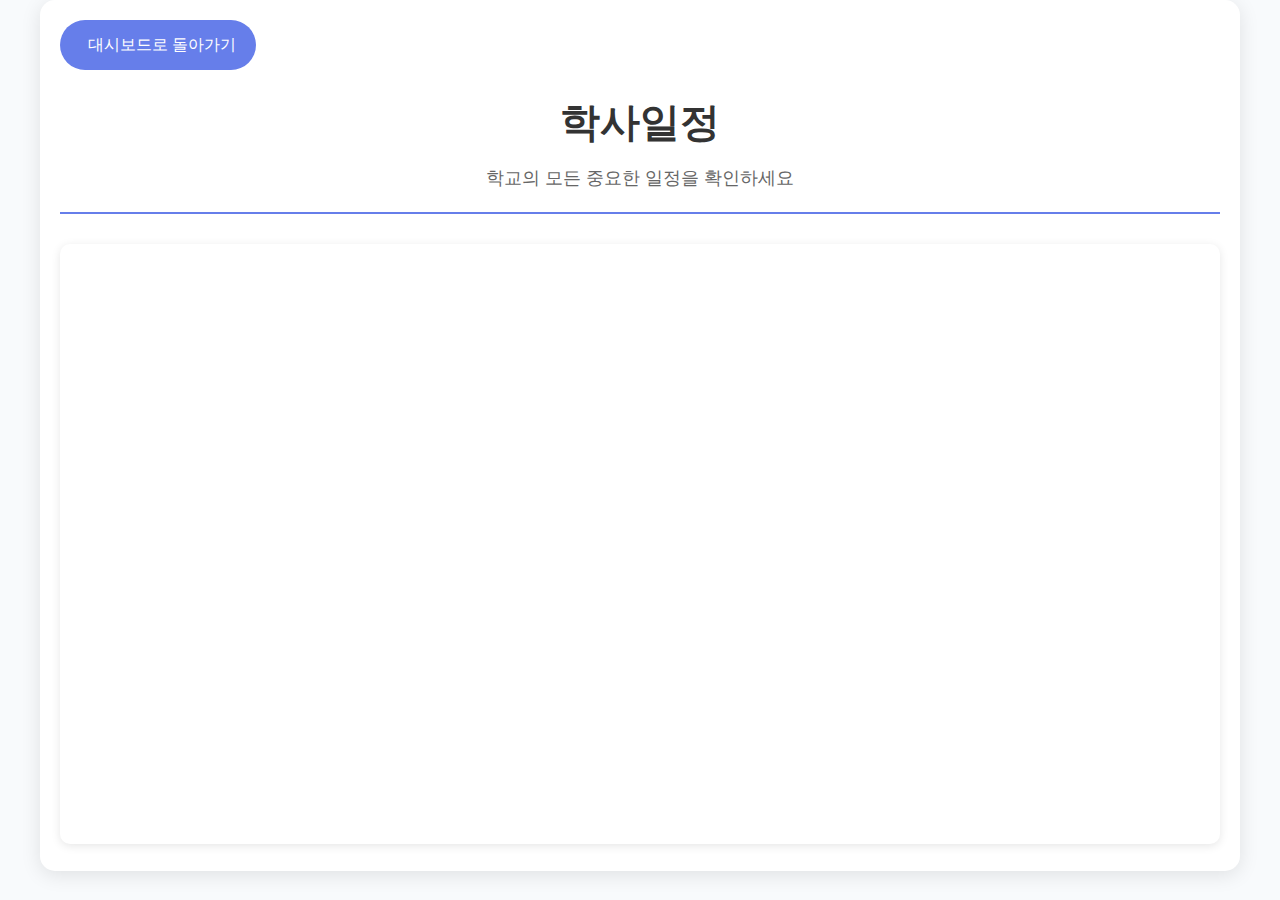
<file: calendar.html>
<!DOCTYPE html>
<html lang="ko">
<head>
    <meta charset="UTF-8">
    <meta name="viewport" content="width=device-width, initial-scale=1.0">
    <title>학사일정 - 학교 대시보드</title>
    <link rel="stylesheet" href="css/style.css">
    <link rel="preconnect" href="https://fonts.googleapis.com">
    <link rel="preconnect" href="https://fonts.gstatic.com" crossorigin>
    <link rel="preload" href="https://fonts.gstatic.com/s/notosanskr/v38/PbykFmXiEBPT4ITbgNA5CgmG0X7t.woff2" as="font" type="font/woff2" crossorigin>
    <link href="https://fonts.googleapis.com/css2?family=Noto+Sans+KR:wght@300;400;500;700&display=swap" rel="stylesheet">
    <link rel="stylesheet" href="https://cdnjs.cloudflare.com/ajax/libs/font-awesome/6.0.0/css/all.min.css">
    <style>
        .calendar-container {
            max-width: 1200px;
            margin: 0 auto;
            padding: 20px;
            background: white;
            border-radius: 15px;
            box-shadow: 0 4px 20px rgba(0,0,0,0.1);
        }
        
        .calendar-header {
            text-align: center;
            margin-bottom: 30px;
            padding-bottom: 20px;
            border-bottom: 2px solid #667eea;
        }
        
        .calendar-header h1 {
            color: #333;
            margin: 0;
            font-size: 2.5rem;
            font-weight: 700;
        }
        
        .calendar-header p {
            color: #666;
            margin: 10px 0 0 0;
            font-size: 1.1rem;
        }
        
        .calendar-embed {
            width: 100%;
            height: 600px;
            border: none;
            border-radius: 10px;
            box-shadow: 0 2px 10px rgba(0,0,0,0.1);
        }
        
        .back-button {
            display: inline-flex;
            align-items: center;
            gap: 8px;
            background: #667eea;
            color: white;
            text-decoration: none;
            padding: 12px 20px;
            border-radius: 25px;
            font-weight: 500;
            transition: all 0.3s ease;
            margin-bottom: 20px;
        }
        
        .back-button:hover {
            background: #5a6fd8;
            transform: translateY(-2px);
            box-shadow: 0 4px 15px rgba(102, 126, 234, 0.3);
        }
        
        @media (max-width: 768px) {
            .calendar-container {
                margin: 10px;
                padding: 15px;
            }
            
            .calendar-header h1 {
                font-size: 2rem;
            }
            
            .calendar-embed {
                height: 500px;
            }
        }
    </style>
</head>
<body>
    <div class="container">
        <div class="calendar-container">
            <a href="index.html" class="back-button">
                <i class="fas fa-arrow-left"></i>
                대시보드로 돌아가기
            </a>
            
            <div class="calendar-header">
                <h1><i class="fas fa-calendar-alt"></i> 학사일정</h1>
                <p>학교의 모든 중요한 일정을 확인하세요</p>
            </div>
            
            <iframe 
                class="calendar-embed"
                src="https://calendar.google.com/calendar/embed?src=36ba3c711fc38c700924941125d4c03392c69e553db7e596977f241d65465dc6%40group.calendar.google.com&ctz=Asia%2FSeoul&showTitle=0&showPrint=0&showTabs=0&showCalendars=0&mode=MONTH&height=600&wkst=1&bgcolor=%23ffffff"
                frameborder="0"
                scrolling="no">
            </iframe>
        </div>
    </div>
</body>
</html>
</file>
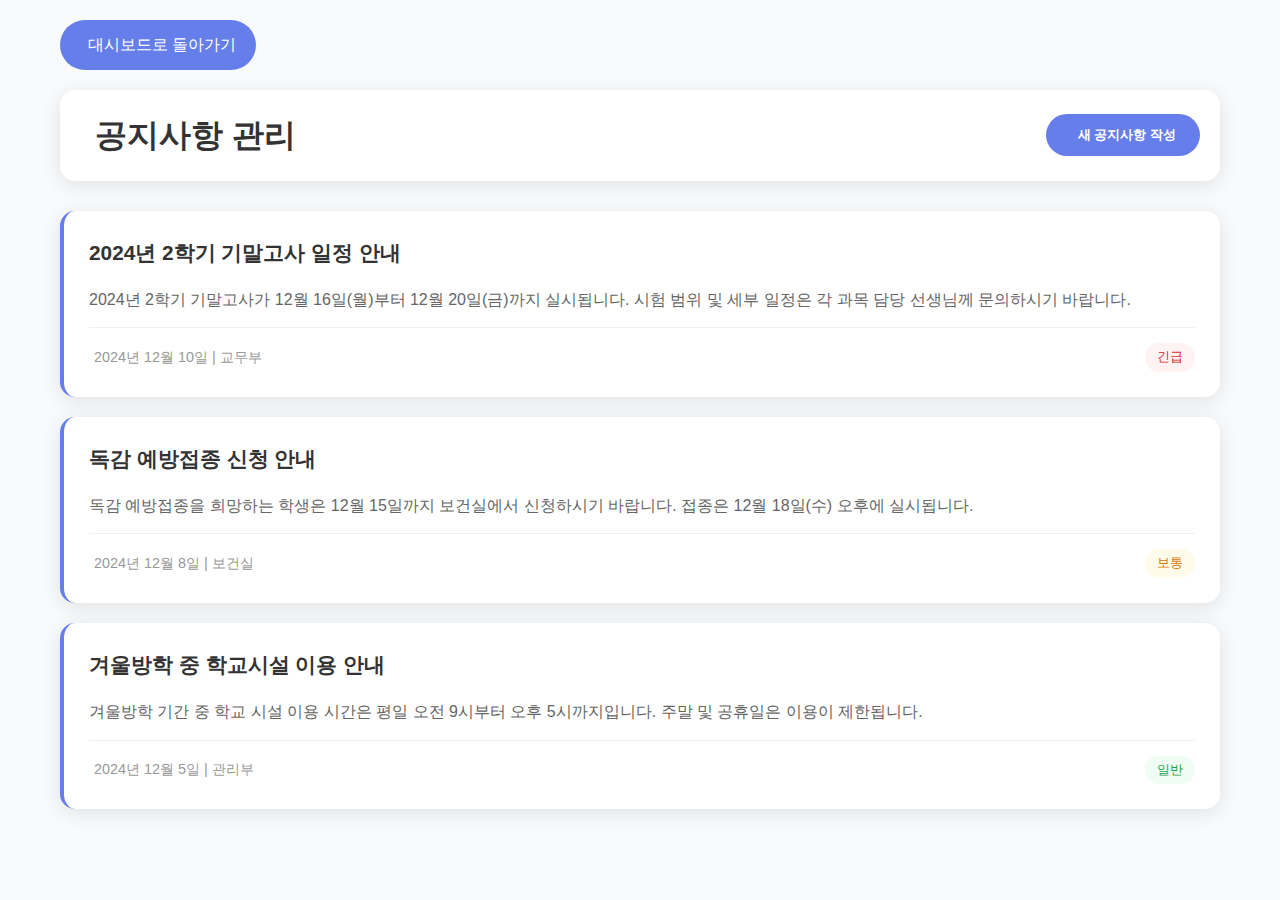
<file: notices.html>
<!DOCTYPE html>
<html lang="ko">
<head>
    <meta charset="UTF-8">
    <meta name="viewport" content="width=device-width, initial-scale=1.0">
    <title>공지사항 관리 - 충주고등학교</title>
    <link rel="stylesheet" href="css/style.css">
    <link rel="stylesheet" href="https://cdnjs.cloudflare.com/ajax/libs/font-awesome/6.0.0/css/all.min.css">
    <style>
        .notices-container {
            max-width: 1200px;
            margin: 0 auto;
            padding: 20px;
        }
        
        .notices-header {
            display: flex;
            justify-content: space-between;
            align-items: center;
            margin-bottom: 30px;
            padding: 20px;
            background: white;
            border-radius: 15px;
            box-shadow: 0 4px 20px rgba(0,0,0,0.1);
        }
        
        .notices-title {
            display: flex;
            align-items: center;
            gap: 15px;
        }
        
        .notices-title h1 {
            color: #333;
            margin: 0;
            font-size: 2rem;
            font-weight: 700;
        }
        
        .add-notice-btn {
            background: #667eea;
            color: white;
            border: none;
            padding: 12px 24px;
            border-radius: 25px;
            font-weight: 600;
            cursor: pointer;
            transition: all 0.3s ease;
            display: flex;
            align-items: center;
            gap: 8px;
        }
        
        .add-notice-btn:hover {
            background: #5a6fd8;
            transform: translateY(-2px);
            box-shadow: 0 4px 15px rgba(102, 126, 234, 0.3);
        }
        
        .notices-grid {
            display: grid;
            gap: 20px;
        }
        
        .notice-card {
            background: white;
            border-radius: 15px;
            padding: 25px;
            box-shadow: 0 4px 20px rgba(0,0,0,0.1);
            transition: all 0.3s ease;
            border-left: 4px solid #667eea;
        }
        
        .notice-card:hover {
            transform: translateY(-5px);
            box-shadow: 0 8px 30px rgba(0,0,0,0.15);
        }
        
        .notice-header {
            display: flex;
            justify-content: space-between;
            align-items: flex-start;
            margin-bottom: 15px;
        }
        
        .notice-title {
            color: #333;
            font-size: 1.3rem;
            font-weight: 600;
            margin: 0;
            flex: 1;
        }
        
        .notice-actions {
            display: flex;
            gap: 8px;
        }
        
        .action-btn {
            background: none;
            border: none;
            padding: 8px;
            border-radius: 50%;
            cursor: pointer;
            transition: all 0.3s ease;
            width: 36px;
            height: 36px;
            display: flex;
            align-items: center;
            justify-content: center;
        }
        
        .edit-btn {
            color: #667eea;
        }
        
        .edit-btn:hover {
            background: #f0f2ff;
        }
        
        .delete-btn {
            color: #ef4444;
        }
        
        .delete-btn:hover {
            background: #fef2f2;
        }
        
        .notice-content {
            color: #666;
            line-height: 1.6;
            margin-bottom: 15px;
        }
        
        .notice-meta {
            display: flex;
            justify-content: space-between;
            align-items: center;
            color: #999;
            font-size: 0.9rem;
            border-top: 1px solid #f0f0f0;
            padding-top: 15px;
        }
        
        .notice-date {
            display: flex;
            align-items: center;
            gap: 5px;
        }
        
        .notice-priority {
            padding: 4px 12px;
            border-radius: 20px;
            font-size: 0.8rem;
            font-weight: 500;
        }
        
        .priority-high {
            background: #fef2f2;
            color: #dc2626;
        }
        
        .priority-medium {
            background: #fffbeb;
            color: #d97706;
        }
        
        .priority-low {
            background: #f0fdf4;
            color: #16a34a;
        }
        
        .back-button {
            display: inline-flex;
            align-items: center;
            gap: 8px;
            background: #667eea;
            color: white;
            text-decoration: none;
            padding: 12px 20px;
            border-radius: 25px;
            font-weight: 500;
            transition: all 0.3s ease;
            margin-bottom: 20px;
        }
        
        .back-button:hover {
            background: #5a6fd8;
            transform: translateY(-2px);
            box-shadow: 0 4px 15px rgba(102, 126, 234, 0.3);
        }
        
        /* 모달 스타일 */
        .modal {
            display: none;
            position: fixed;
            top: 0;
            left: 0;
            width: 100%;
            height: 100%;
            background: rgba(0, 0, 0, 0.5);
            z-index: 1000;
            justify-content: center;
            align-items: center;
        }
        
        .modal-content {
            background: white;
            border-radius: 15px;
            padding: 30px;
            max-width: 600px;
            width: 90%;
            max-height: 90vh;
            overflow-y: auto;
        }
        
        .modal-header {
            display: flex;
            justify-content: space-between;
            align-items: center;
            margin-bottom: 20px;
        }
        
        .modal-title {
            color: #333;
            font-size: 1.5rem;
            font-weight: 600;
            margin: 0;
        }
        
        .close-btn {
            background: none;
            border: none;
            font-size: 24px;
            color: #999;
            cursor: pointer;
            padding: 5px;
        }
        
        .form-group {
            margin-bottom: 20px;
        }
        
        .form-label {
            display: block;
            color: #333;
            font-weight: 500;
            margin-bottom: 8px;
        }
        
        .form-input, .form-textarea, .form-select {
            width: 100%;
            padding: 12px;
            border: 2px solid #e5e7eb;
            border-radius: 8px;
            font-size: 1rem;
            transition: border-color 0.3s ease;
        }
        
        .form-input:focus, .form-textarea:focus, .form-select:focus {
            outline: none;
            border-color: #667eea;
        }
        
        .form-textarea {
            min-height: 120px;
            resize: vertical;
        }
        
        .form-buttons {
            display: flex;
            gap: 12px;
            justify-content: flex-end;
        }
        
        .btn {
            padding: 12px 24px;
            border: none;
            border-radius: 8px;
            font-weight: 500;
            cursor: pointer;
            transition: all 0.3s ease;
        }
        
        .btn-primary {
            background: #667eea;
            color: white;
        }
        
        .btn-primary:hover {
            background: #5a6fd8;
        }
        
        .btn-secondary {
            background: #e5e7eb;
            color: #374151;
        }
        
        .btn-secondary:hover {
            background: #d1d5db;
        }
        
        .empty-state {
            text-align: center;
            padding: 60px 20px;
            color: #9ca3af;
        }
        
        .empty-state i {
            font-size: 4rem;
            margin-bottom: 20px;
            color: #d1d5db;
        }
        
        .empty-state h3 {
            color: #6b7280;
            margin-bottom: 10px;
        }
        
        .empty-state p {
            margin: 0;
        }
        
        @media (max-width: 768px) {
            .notices-container {
                padding: 10px;
            }
            
            .notices-header {
                flex-direction: column;
                gap: 15px;
                text-align: center;
            }
            
            .notice-card {
                padding: 20px;
            }
            
            .notice-header {
                flex-direction: column;
                align-items: flex-start;
                gap: 10px;
            }
            
            .notice-actions {
                align-self: flex-end;
            }
        }
    </style>
</head>
<body>
    <div class="notices-container">
        <a href="index.html" class="back-button">
            <i class="fas fa-arrow-left"></i>
            대시보드로 돌아가기
        </a>
        
        <div class="notices-header">
            <div class="notices-title">
                <i class="fas fa-bullhorn" style="color: #667eea; font-size: 2rem;"></i>
                <h1>공지사항 관리</h1>
            </div>
            <button class="add-notice-btn" onclick="openAddModal()">
                <i class="fas fa-plus"></i>
                새 공지사항 작성
            </button>
        </div>
        
        <div class="notices-grid" id="noticesGrid">
            <!-- 공지사항들이 여기에 동적으로 로드됩니다 -->
        </div>
    </div>
    
    <!-- 공지사항 추가/수정 모달 -->
    <div class="modal" id="noticeModal">
        <div class="modal-content">
            <div class="modal-header">
                <h2 class="modal-title" id="modalTitle">새 공지사항 작성</h2>
                <button class="close-btn" onclick="closeModal()">&times;</button>
            </div>
            <form id="noticeForm">
                <div class="form-group">
                    <label class="form-label" for="noticeTitle">제목</label>
                    <input type="text" id="noticeTitle" class="form-input" placeholder="공지사항 제목을 입력하세요" required>
                </div>
                
                <div class="form-group">
                    <label class="form-label" for="noticeContent">내용</label>
                    <textarea id="noticeContent" class="form-textarea" placeholder="공지사항 내용을 입력하세요" required></textarea>
                </div>
                
                <div class="form-group">
                    <label class="form-label" for="noticePriority">우선순위</label>
                    <select id="noticePriority" class="form-select">
                        <option value="low">낮음</option>
                        <option value="medium" selected>보통</option>
                        <option value="high">높음</option>
                    </select>
                </div>
                
                <div class="form-group">
                    <label class="form-label" for="displayStartDate">노출 시작일</label>
                    <input type="date" id="displayStartDate" class="form-input" required>
                </div>
                
                <div class="form-group">
                    <label class="form-label" for="displayEndDate">노출 종료일</label>
                    <input type="date" id="displayEndDate" class="form-input" required>
                </div>
                
                <div class="form-buttons">
                    <button type="button" class="btn btn-secondary" onclick="closeModal()">취소</button>
                    <button type="submit" class="btn btn-primary">저장</button>
                </div>
            </form>
        </div>
    </div>
    
    <script>
        // 공지사항 데이터 (로컬 스토리지에 저장)
        let notices = JSON.parse(localStorage.getItem('schoolNotices')) || [
            {
                id: 1,
                title: "2024년 2학기 기말고사 일정 안내",
                content: "2024년 2학기 기말고사가 12월 16일(월)부터 12월 20일(금)까지 실시됩니다. 시험 범위 및 세부 일정은 각 과목 담당 선생님께 문의하시기 바랍니다.",
                priority: "high",
                date: "2024-12-10",
                author: "교무부",
                displayStartDate: "2024-12-10",
                displayEndDate: "2024-12-20"
            },
            {
                id: 2,
                title: "독감 예방접종 신청 안내",
                content: "독감 예방접종을 희망하는 학생은 12월 15일까지 보건실에서 신청하시기 바랍니다. 접종은 12월 18일(수) 오후에 실시됩니다.",
                priority: "medium",
                date: "2024-12-08",
                author: "보건실",
                displayStartDate: "2024-12-08",
                displayEndDate: "2024-12-18"
            },
            {
                id: 3,
                title: "겨울방학 중 학교시설 이용 안내",
                content: "겨울방학 기간 중 학교 시설 이용 시간은 평일 오전 9시부터 오후 5시까지입니다. 주말 및 공휴일은 이용이 제한됩니다.",
                priority: "low",
                date: "2024-12-05",
                author: "관리부",
                displayStartDate: "2025-12-20",
                displayEndDate: "2025-03-01"
            }
        ];
        
        let editingId = null;
        
        // 페이지 로드 시 공지사항 표시
        document.addEventListener('DOMContentLoaded', function() {
            displayNotices();
        });
        
        // 공지사항 표시
        function displayNotices() {
            const grid = document.getElementById('noticesGrid');
            
            if (notices.length === 0) {
                grid.innerHTML = `
                    <div class="empty-state">
                        <i class="fas fa-bullhorn"></i>
                        <h3>등록된 공지사항이 없습니다</h3>
                        <p>새 공지사항을 작성해보세요.</p>
                    </div>
                `;
                return;
            }
            
            // 우선순위와 날짜 순으로 정렬
            const sortedNotices = notices.sort((a, b) => {
                const priorityOrder = { high: 3, medium: 2, low: 1 };
                if (priorityOrder[a.priority] !== priorityOrder[b.priority]) {
                    return priorityOrder[b.priority] - priorityOrder[a.priority];
                }
                return new Date(b.date) - new Date(a.date);
            });
            
            const noticesHTML = sortedNotices.map(notice => `
                <div class="notice-card">
                    <div class="notice-header">
                        <h3 class="notice-title">${notice.title}</h3>
                        <div class="notice-actions">
                            <button class="action-btn edit-btn" onclick="editNotice(${notice.id})" title="수정">
                                <i class="fas fa-edit"></i>
                            </button>
                            <button class="action-btn delete-btn" onclick="deleteNotice(${notice.id})" title="삭제">
                                <i class="fas fa-trash"></i>
                            </button>
                        </div>
                    </div>
                    <div class="notice-content">${notice.content}</div>
                    <div class="notice-meta">
                        <div class="notice-date">
                            <i class="fas fa-calendar-alt"></i>
                            ${formatDate(notice.date)} | ${notice.author}
                        </div>
                        <div class="notice-priority priority-${notice.priority}">
                            ${getPriorityText(notice.priority)}
                        </div>
                    </div>
                </div>
            `).join('');
            
            grid.innerHTML = noticesHTML;
        }
        
        // 날짜 포맷팅
        function formatDate(dateString) {
            const date = new Date(dateString);
            return date.toLocaleDateString('ko-KR', {
                year: 'numeric',
                month: 'long',
                day: 'numeric'
            });
        }
        
        // 우선순위 텍스트
        function getPriorityText(priority) {
            const priorityMap = {
                high: '긴급',
                medium: '보통',
                low: '일반'
            };
            return priorityMap[priority] || '보통';
        }
        
        // 새 공지사항 모달 열기
        function openAddModal() {
            editingId = null;
            document.getElementById('modalTitle').textContent = '새 공지사항 작성';
            document.getElementById('noticeForm').reset();
            document.getElementById('noticeModal').style.display = 'flex';
        }
        
        // 공지사항 수정 모달 열기
        function editNotice(id) {
            const notice = notices.find(n => n.id === id);
            if (!notice) return;
            
            editingId = id;
            document.getElementById('modalTitle').textContent = '공지사항 수정';
            document.getElementById('noticeTitle').value = notice.title;
            document.getElementById('noticeContent').value = notice.content;
            document.getElementById('noticePriority').value = notice.priority;
            document.getElementById('displayStartDate').value = notice.displayStartDate || '';
            document.getElementById('displayEndDate').value = notice.displayEndDate || '';
            document.getElementById('noticeModal').style.display = 'flex';
        }
        
        // 모달 닫기
        function closeModal() {
            document.getElementById('noticeModal').style.display = 'none';
            editingId = null;
        }
        
        // 공지사항 삭제
        function deleteNotice(id) {
            if (confirm('이 공지사항을 삭제하시겠습니까?')) {
                notices = notices.filter(notice => notice.id !== id);
                localStorage.setItem('schoolNotices', JSON.stringify(notices));
                displayNotices();
            }
        }
        
        // 공지사항 저장
        document.getElementById('noticeForm').addEventListener('submit', function(e) {
            e.preventDefault();
            
            const title = document.getElementById('noticeTitle').value.trim();
            const content = document.getElementById('noticeContent').value.trim();
            const priority = document.getElementById('noticePriority').value;
            const displayStartDate = document.getElementById('displayStartDate').value;
            const displayEndDate = document.getElementById('displayEndDate').value;
            
            if (!title || !content || !displayStartDate || !displayEndDate) {
                alert('모든 필드를 입력해주세요.');
                return;
            }
            
            if (new Date(displayStartDate) > new Date(displayEndDate)) {
                alert('노출 시작일이 종료일보다 늦을 수 없습니다.');
                return;
            }
            
            const noticeData = {
                title,
                content,
                priority,
                date: new Date().toISOString().split('T')[0],
                author: '관리자',
                displayStartDate,
                displayEndDate
            };
            
            if (editingId) {
                // 수정
                const index = notices.findIndex(n => n.id === editingId);
                if (index !== -1) {
                    notices[index] = { ...notices[index], ...noticeData };
                }
            } else {
                // 새 공지사항 추가
                const newId = Math.max(...notices.map(n => n.id), 0) + 1;
                notices.push({ id: newId, ...noticeData });
            }
            
            localStorage.setItem('schoolNotices', JSON.stringify(notices));
            displayNotices();
            closeModal();
        });
        
        // 모달 외부 클릭 시 닫기
        document.getElementById('noticeModal').addEventListener('click', function(e) {
            if (e.target === this) {
                closeModal();
            }
        });
        
        // ESC 키로 모달 닫기
        document.addEventListener('keydown', function(e) {
            if (e.key === 'Escape') {
                closeModal();
            }
        });
    </script>
</body>
</html>
</file>
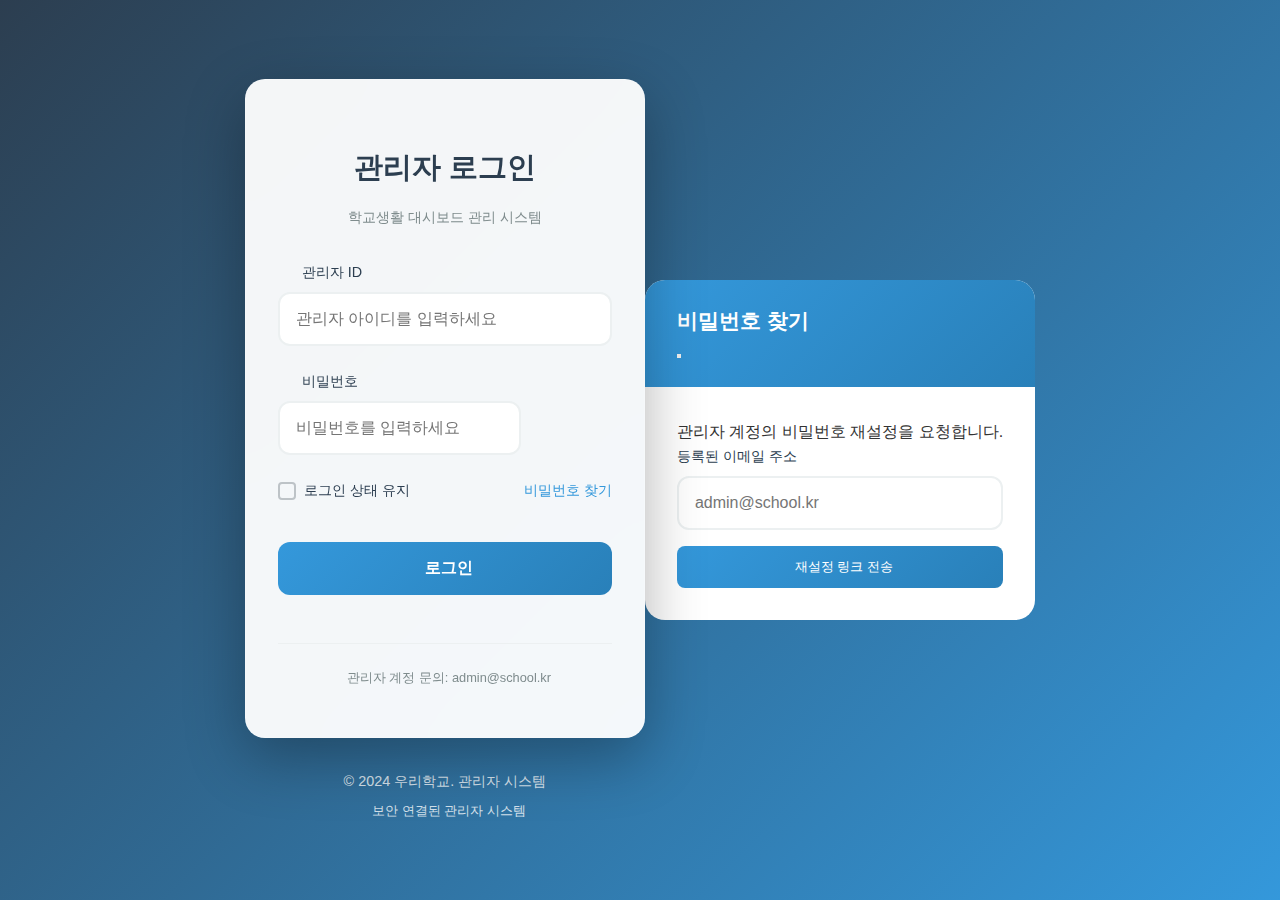
<file: admin/login.html>
<!DOCTYPE html>
<html lang="ko">
<head>
    <meta charset="UTF-8">
    <meta name="viewport" content="width=device-width, initial-scale=1.0">
    <title>관리자 로그인 - 학교생활 대시보드</title>
    <link rel="stylesheet" href="../css/style.css">
    <link rel="stylesheet" href="admin.css">
    <link href="https://fonts.googleapis.com/css2?family=Noto+Sans+KR:wght@300;400;500;700&display=swap" rel="stylesheet">
    <link rel="stylesheet" href="https://cdnjs.cloudflare.com/ajax/libs/font-awesome/6.4.0/css/all.min.css">
</head>
<body class="admin-body">
    <div class="admin-login-container">
        <div class="login-card">
            <div class="login-header">
                <div class="admin-logo">
                    <i class="fas fa-shield-alt"></i>
                    <h1>관리자 로그인</h1>
                </div>
                <p>학교생활 대시보드 관리 시스템</p>
            </div>
            
            <form class="login-form" id="adminLoginForm">
                <div class="form-group">
                    <label for="username">
                        <i class="fas fa-user"></i>
                        관리자 ID
                    </label>
                    <input 
                        type="text" 
                        id="username" 
                        name="username" 
                        required 
                        placeholder="관리자 아이디를 입력하세요"
                        autocomplete="username"
                    >
                </div>
                
                <div class="form-group">
                    <label for="password">
                        <i class="fas fa-lock"></i>
                        비밀번호
                    </label>
                    <div class="password-input">
                        <input 
                            type="password" 
                            id="password" 
                            name="password" 
                            required 
                            placeholder="비밀번호를 입력하세요"
                            autocomplete="current-password"
                        >
                        <button type="button" class="toggle-password" onclick="togglePassword()">
                            <i class="fas fa-eye"></i>
                        </button>
                    </div>
                </div>
                
                <div class="form-options">
                    <label class="checkbox-container">
                        <input type="checkbox" id="rememberMe" name="rememberMe">
                        <span class="checkmark"></span>
                        로그인 상태 유지
                    </label>
                    <a href="#" class="forgot-password" onclick="showForgotPassword()">
                        비밀번호 찾기
                    </a>
                </div>
                
                <button type="submit" class="login-btn" id="loginBtn">
                    <i class="fas fa-sign-in-alt"></i>
                    로그인
                </button>
                
                <div class="login-help">
                    <p>
                        <i class="fas fa-info-circle"></i>
                        관리자 계정 문의: admin@school.kr
                    </p>
                </div>
            </form>
        </div>
        
        <div class="login-footer">
            <p>&copy; 2024 우리학교. 관리자 시스템</p>
            <div class="security-notice">
                <i class="fas fa-shield-alt"></i>
                <span>보안 연결된 관리자 시스템</span>
            </div>
        </div>
    </div>
    
    <!-- 비밀번호 찾기 모달 -->
    <div class="modal" id="forgotPasswordModal">
        <div class="modal-content">
            <div class="modal-header">
                <h3>비밀번호 찾기</h3>
                <button class="modal-close" onclick="closeForgotPassword()">
                    <i class="fas fa-times"></i>
                </button>
            </div>
            <div class="modal-body">
                <p>관리자 계정의 비밀번호 재설정을 요청합니다.</p>
                <form id="forgotPasswordForm">
                    <div class="form-group">
                        <label for="resetEmail">등록된 이메일 주소</label>
                        <input type="email" id="resetEmail" required placeholder="admin@school.kr">
                    </div>
                    <button type="submit" class="btn-primary">
                        <i class="fas fa-paper-plane"></i>
                        재설정 링크 전송
                    </button>
                </form>
            </div>
        </div>
    </div>
    
    <!-- 로딩 오버레이 -->
    <div class="loading-overlay" id="loadingOverlay">
        <div class="loading-spinner">
            <i class="fas fa-spinner fa-spin"></i>
            <p>로그인 중...</p>
        </div>
    </div>
    
    <script src="admin-login.js"></script>
</body>
</html>
</file>
<file: css/style.css>
/* 기본 설정 */
* {
    margin: 0;
    padding: 0;
    box-sizing: border-box;
}

body {
    font-family: 'Noto Sans KR', sans-serif;
    line-height: 1.6;
    color: #333;
    background: #f8fafc;
    min-height: 100vh;
}

/* 헤더 */
.header {
    background: white;
    box-shadow: 0 2px 10px rgba(0, 0, 0, 0.1);
    position: sticky;
    top: 0;
    z-index: 1000;
    padding: 1rem 0;
}

.header-content {
    max-width: 1400px;
    margin: 0 auto;
    padding: 0 2rem;
    display: flex;
    justify-content: space-between;
    align-items: center;
}

.logo {
    display: flex;
    align-items: center;
    gap: 0.5rem;
    font-size: 1.5rem;
    font-weight: 700;
    color: #1e3a8a;
}

.logo i {
    font-size: 2rem;
}

.school-logo {
    width: 2rem;
    height: 2rem;
    object-fit: contain;
}

/* 네비게이션 */
.nav {
    display: flex;
    align-items: center;
    gap: 2rem;
}

.nav-link {
    text-decoration: none;
    color: #64748b;
    font-weight: 500;
    padding: 0.5rem 1rem;
    border-radius: 20px;
    transition: all 0.3s ease;
}

.nav-link:hover {
    color: #4f46e5;
    background: #f1f5f9;
}

.nav-link.active {
    color: #4f46e5;
    background: #eef2ff;
}

/* 드롭다운 */
.dropdown {
    position: relative;
}

.dropdown-btn {
    display: flex;
    align-items: center;
    gap: 0.5rem;
    background: none;
    border: none;
    color: #64748b;
    font-weight: 500;
    padding: 0.5rem 1rem;
    border-radius: 20px;
    cursor: pointer;
    transition: all 0.3s ease;
}

.dropdown-btn:hover {
    color: #4f46e5;
    background: #f1f5f9;
}

.dropdown-menu {
    position: absolute;
    top: 100%;
    right: 0;
    background: white;
    border-radius: 12px;
    box-shadow: 0 10px 25px rgba(0, 0, 0, 0.15);
    min-width: 120px;
    opacity: 0;
    visibility: hidden;
    transform: translateY(-10px);
    transition: all 0.3s ease;
    z-index: 1001;
}

.dropdown.active .dropdown-menu {
    opacity: 1;
    visibility: visible;
    transform: translateY(0);
}

.dropdown-item {
    display: block;
    padding: 0.75rem 1rem;
    color: #64748b;
    text-decoration: none;
    transition: all 0.2s ease;
    border-radius: 8px;
    margin: 0.25rem;
}

.dropdown-item:hover {
    background: #f1f5f9;
    color: #4f46e5;
}

/* 공지사항 회전 배너 */
.notice-banner {
    background: linear-gradient(135deg, #3b82f6 0%, #1d4ed8 100%);
    color: white;
    padding: 0.75rem 0;
    position: relative;
    animation: slideDown 0.5s ease-out;
    display: none; /* 기본적으로 숨김 */
}

.notice-banner-content {
    max-width: 1400px;
    margin: 0 auto;
    padding: 0 2rem;
    display: flex;
    justify-content: center;
    align-items: center;
    gap: 0.5rem;
    font-size: 0.9rem;
    font-weight: 500;
}

.notice-banner-content i {
    font-size: 1rem;
}

.notice-close-btn {
    position: absolute;
    right: 20px;
    top: 50%;
    transform: translateY(-50%);
    background: none;
    border: none;
    color: white;
    cursor: pointer;
    padding: 5px;
    border-radius: 50%;
    transition: background 0.3s ease;
}

.notice-close-btn:hover {
    background: rgba(255, 255, 255, 0.2);
}

@keyframes slideDown {
    from {
        opacity: 0;
        transform: translateY(-100%);
    }
    to {
        opacity: 1;
        transform: translateY(0);
    }
}

@keyframes slideUp {
    from {
        opacity: 1;
        transform: translateY(0);
    }
    to {
        opacity: 0;
        transform: translateY(-100%);
    }
}

/* 메인 레이아웃 */
.main-layout {
    max-width: 1400px;
    margin: 0 auto;
    padding: 2rem;
    min-height: calc(100vh - 140px);
}

/* 메인 컨텐츠 */
.main-content {
    background: white;
    border-radius: 20px;
    padding: 2rem;
    box-shadow: 0 4px 15px rgba(0, 0, 0, 0.05);
}

/* 컨텐츠 그리드 */
.content-grid {
    display: grid;
    grid-template-columns: 1fr 300px;
    gap: 2rem;
    height: 100%;
}

/* 왼쪽 컬럼 */
.left-column {
    display: flex;
    flex-direction: column;
    gap: 1.5rem;
}

/* 일정 섹션 */
.schedule-section {
    flex: 1;
}

.section-header {
    display: flex;
    justify-content: space-between;
    align-items: center;
    margin-bottom: 1.5rem;
}

.section-header h2 {
    font-size: 1.5rem;
    font-weight: 600;
    color: #1e293b;
}

.date-navigation {
    display: flex;
    align-items: center;
    gap: 0.5rem;
}

.date-nav-btn {
    background: #f8fafc;
    border: 1px solid #e2e8f0;
    color: #667eea;
    padding: 8px;
    border-radius: 6px;
    cursor: pointer;
    transition: all 0.2s ease;
    display: flex;
    align-items: center;
    justify-content: center;
    width: 32px;
    height: 32px;
}

.date-nav-btn:hover {
    background: #667eea;
    color: white;
    border-color: #667eea;
}

.date-display {
    display: flex;
    align-items: center;
    gap: 0.5rem;
    color: #64748b;
    font-weight: 500;
    padding: 8px 12px;
    background: #f8fafc;
    border: 1px solid #e2e8f0;
    border-radius: 6px;
    cursor: pointer;
    transition: all 0.2s ease;
    min-width: 140px;
    justify-content: center;
}

.date-display:hover {
    background: #f1f5f9;
    border-color: #cbd5e1;
}

.date-display i {
    color: #4f46e5;
}

.refresh-btn {
    background: #667eea;
    border: none;
    color: white;
    padding: 8px;
    border-radius: 6px;
    cursor: pointer;
    transition: all 0.2s ease;
    display: flex;
    align-items: center;
    justify-content: center;
    width: 32px;
    height: 32px;
}

.refresh-btn:hover {
    background: #5a6fd8;
    transform: rotate(180deg);
}

/* 일정 리스트 */
.schedule-list {
    display: flex;
    flex-direction: column;
    gap: 1rem;
    max-height: 500px;
    overflow-y: auto;
    padding-right: 0.5rem;
}

.schedule-card {
    background: #f8fafc;
    border-radius: 12px;
    padding: 1.5rem;
    display: flex;
    align-items: center;
    gap: 1rem;
    transition: all 0.3s ease;
    border-left: 4px solid transparent;
}

.schedule-card:hover {
    background: #f1f5f9;
    transform: translateY(-2px);
    box-shadow: 0 4px 12px rgba(0, 0, 0, 0.1);
}

.schedule-icon {
    background: #4f46e5;
    color: white;
    padding: 0.75rem;
    border-radius: 12px;
    font-size: 1rem;
    flex-shrink: 0;
    width: 48px;
    height: 48px;
    display: flex;
    align-items: center;
    justify-content: center;
}

.schedule-content {
    flex: 1;
}

.schedule-content h3 {
    font-size: 1.1rem;
    font-weight: 600;
    color: #1e293b;
    margin-bottom: 0.5rem;
}

.schedule-details {
    display: flex;
    align-items: center;
    gap: 1rem;
    flex-wrap: wrap;
}

.location {
    display: flex;
    align-items: center;
    gap: 0.25rem;
    color: #64748b;
    font-size: 0.9rem;
}

.location i {
    color: #ef4444;
}

.grade-badge {
    padding: 0.25rem 0.75rem;
    border-radius: 12px;
    font-size: 0.8rem;
    font-weight: 600;
    text-align: center;
}

.grade-badge.grade-1 {
    background: #fce7f3;
    color: #be185d;
}

.grade-badge.grade-2 {
    background: #dbeafe;
    color: #1d4ed8;
}

.grade-badge.grade-3 {
    background: #d1fae5;
    color: #065f46;
}

.grade-badge.grade-12 {
    background: #f3e8ff;
    color: #7c3aed;
}

.grade-badge.grade-23 {
    background: #fef3c7;
    color: #d97706;
}

.grade-badge.all-grade {
    background: #e7e5e4;
    color: #57534e;
}

.time {
    color: #059669;
    font-weight: 600;
    font-size: 0.9rem;
}

/* 일정 없음 상태 */
.no-schedule, .no-weekly-schedule, .calendar-error {
    display: flex;
    flex-direction: column;
    align-items: center;
    text-align: center;
    padding: 2rem;
    background: #f8fafc;
    border-radius: 10px;
    border: 2px dashed #e2e8f0;
    margin: 1rem 0;
}

.no-schedule-icon {
    margin-bottom: 1rem;
}

.no-schedule-icon i {
    font-size: 3rem;
    color: #94a3b8;
}

.calendar-error .no-schedule-icon i {
    color: #f59e0b;
}

.no-schedule-content h3 {
    color: #64748b;
    margin-bottom: 0.5rem;
    font-size: 1.1rem;
}

.no-schedule-content p {
    color: #94a3b8;
    font-size: 0.9rem;
    margin: 0;
}

/* 급식 정보 없음 상태 */
.no-meal-compact {
    display: flex;
    flex-direction: column;
    align-items: center;
    text-align: center;
    padding: 1.5rem;
    background: #f8fafc;
    border-radius: 8px;
    border: 2px dashed #e2e8f0;
}

.no-meal-icon {
    margin-bottom: 0.5rem;
}

.no-meal-icon i {
    font-size: 2rem;
    color: #94a3b8;
}

.no-meal-content h4 {
    color: #64748b;
    margin: 0 0 0.25rem 0;
    font-size: 1rem;
}

.no-meal-content p {
    color: #94a3b8;
    font-size: 0.8rem;
    margin: 0;
}

/* 이주의 주요일정 */
.weekly-schedule-section {
    margin-top: 1rem;
}

.weekly-schedule-list {
    display: flex;
    flex-direction: column;
    gap: 0.75rem;
}

.weekly-schedule-item {
    background: #f8fafc;
    border-radius: 8px;
    padding: 1rem;
    display: flex;
    justify-content: space-between;
    align-items: center;
    border-left: 3px solid #10b981;
    transition: all 0.2s ease;
}

.weekly-schedule-item:hover {
    background: #f1f5f9;
    transform: translateX(4px);
}

.week-date {
    font-size: 0.9rem;
    font-weight: 600;
    color: #059669;
    min-width: 80px;
}

.week-event {
    font-size: 0.9rem;
    color: #374151;
    font-weight: 500;
}

/* 오른쪽 컬럼 */
.right-column {
    display: flex;
    flex-direction: column;
    gap: 1.5rem;
}

/* 빠른 메뉴 섹션 */
.quick-menu-section h3 {
    font-size: 1.1rem;
    font-weight: 600;
    color: #1e293b;
    margin-bottom: 0.75rem;
}

.quick-menu-grid {
    display: grid;
    grid-template-columns: 1fr 1fr;
    gap: 0.75rem;
}

.quick-menu-btn {
    background: white;
    border: 2px solid #e2e8f0;
    border-radius: 12px;
    padding: 1rem;
    display: flex;
    align-items: center;
    justify-content: center;
    cursor: pointer;
    transition: all 0.3s ease;
    text-align: center;
    width: 60px;
    height: 60px;
}

.quick-menu-btn:hover {
    transform: translateY(-2px);
    box-shadow: 0 4px 15px rgba(0, 0, 0, 0.1);
}

.quick-menu-btn i {
    font-size: 1.5rem;
}

/* 빠른 메뉴 버튼 색상 */
.schedule-btn {
    border-color: #3b82f6;
}

.schedule-btn:hover {
    background: #3b82f6;
    color: white;
}

.meal-btn {
    border-color: #10b981;
}

.meal-btn:hover {
    background: #10b981;
    color: white;
}

.rules-btn {
    border-color: #8b5cf6;
}

.rules-btn:hover {
    background: #8b5cf6;
    color: white;
}

.notice-btn {
    border-color: #f59e0b;
}

.notice-btn:hover {
    background: #f59e0b;
    color: white;
}

/* 급식 카드 섹션 */
.meal-card-section h3 {
    font-size: 1.1rem;
    font-weight: 600;
    color: #1e293b;
    margin-bottom: 0.75rem;
}

.meal-card {
    background: white;
    border: 1px solid #e2e8f0;
    border-radius: 12px;
    padding: 1rem;
    box-shadow: 0 2px 8px rgba(0, 0, 0, 0.05);
}

/* 컴팩트 급식 탭 */
.meal-tabs-compact {
    display: flex;
    gap: 0.25rem;
    margin-bottom: 0.75rem;
}

.meal-tab-compact {
    flex: 1;
    padding: 0.5rem 0.75rem;
    border: 1px solid #e2e8f0;
    border-radius: 8px;
    background: white;
    color: #64748b;
    font-weight: 500;
    font-size: 0.85rem;
    cursor: pointer;
    transition: all 0.3s ease;
    text-align: center;
}

.meal-tab-compact:hover {
    border-color: #cbd5e1;
}

.meal-tab-compact.active {
    background: #4f46e5;
    border-color: #4f46e5;
    color: white;
}

/* 컴팩트 급식 메뉴 */
.meal-content-compact {
    min-height: 120px;
}

.compact-meal-display {
    min-height: 100px;
}

.compact-meal-menu {
    display: grid;
    gap: 0.5rem;
}

.meal-item-compact {
    background: #f8fafc;
    padding: 0.5rem 0.75rem;
    border-radius: 6px;
    font-weight: 500;
    font-size: 0.85rem;
    color: #374151;
    border-left: 2px solid #10b981;
    transition: all 0.2s ease;
}

.meal-item-compact:hover {
    background: #f1f5f9;
    transform: translateX(2px);
}

.meal-more-compact {
    background: #e2e8f0;
    padding: 0.4rem 0.6rem;
    border-radius: 6px;
    font-size: 0.8rem;
    color: #64748b;
    text-align: center;
    font-style: italic;
}

.meal-loading-compact {
    text-align: center;
    padding: 1.5rem;
    color: #64748b;
    font-size: 0.85rem;
}

.meal-loading-compact i {
    animation: spin 1s linear infinite;
    margin-right: 0.5rem;
}

.no-meal-compact {
    text-align: center;
    padding: 1.5rem;
    color: #94a3b8;
}

.no-meal-compact p {
    font-size: 0.85rem;
}

/* 스케줄 로딩 */
.schedule-loading, .weekly-loading {
    text-align: center;
    padding: 2rem;
    color: #64748b;
}

.schedule-loading i, .weekly-loading i {
    font-size: 1.5rem;
    margin-bottom: 0.5rem;
    color: #4f46e5;
    animation: spin 1s linear infinite;
}

.schedule-loading span, .weekly-loading span {
    display: block;
    font-size: 0.9rem;
}

/* 푸터 */
.footer {
    background: #1e293b;
    color: #94a3b8;
    padding: 2rem 0;
    text-align: center;
    margin-top: 2rem;
}

.footer-content {
    max-width: 1400px;
    margin: 0 auto;
    padding: 0 2rem;
}

.footer-content p {
    margin-bottom: 0.5rem;
}

/* 스크롤바 스타일 */
.schedule-list::-webkit-scrollbar {
    width: 6px;
}

.schedule-list::-webkit-scrollbar-track {
    background: #f1f5f9;
    border-radius: 3px;
}

.schedule-list::-webkit-scrollbar-thumb {
    background: #cbd5e1;
    border-radius: 3px;
}

.schedule-list::-webkit-scrollbar-thumb:hover {
    background: #94a3b8;
}

/* 반응형 디자인 */
@media (max-width: 1200px) {
    .main-layout {
        padding: 1.5rem;
    }
    
    .content-grid {
        grid-template-columns: 1fr 280px;
        gap: 1.5rem;
    }
}

@media (max-width: 1024px) {
    .content-grid {
        grid-template-columns: 1fr;
        gap: 2rem;
    }
    
    .right-column {
        order: -1;
    }
}

@media (max-width: 768px) {
    .header-content {
        padding: 0 1rem;
        flex-direction: column;
        gap: 1rem;
    }
    
    .nav {
        gap: 1rem;
        flex-wrap: wrap;
        justify-content: center;
    }
    
    .notice-banner-content {
        padding: 0 3rem 0 1rem;
        font-size: 0.85rem;
    }
    
    .notice-close-btn {
        right: 10px;
    }
    
    .main-layout {
        padding: 1rem;
    }
    
    .main-content {
        padding: 1.5rem;
    }
    
    .schedule-card {
        padding: 1rem;
        flex-direction: column;
        text-align: center;
        gap: 0.75rem;
    }
    
    .schedule-details {
        justify-content: center;
        flex-wrap: wrap;
    }
    
    .quick-menu-grid {
        grid-template-columns: repeat(4, 1fr);
        gap: 0.5rem;
    }
    
    .quick-menu-btn {
        width: 50px;
        height: 50px;
        padding: 0.75rem;
    }
    
    .quick-menu-btn i {
        font-size: 1.25rem;
    }
    
    .weekly-schedule-item {
        flex-direction: column;
        text-align: center;
        gap: 0.5rem;
    }
    
    .week-date {
        min-width: auto;
    }
}

@media (max-width: 480px) {
    .main-layout {
        padding: 0.75rem;
    }
    
    .main-content {
        padding: 1rem;
        border-radius: 16px;
    }
    
    .schedule-list {
        max-height: 400px;
    }
    
    .schedule-card {
        padding: 0.75rem;
    }
    
    .quick-menu-grid {
        grid-template-columns: repeat(2, 1fr);
        gap: 0.5rem;
    }
    
    .quick-menu-btn {
        width: 45px;
        height: 45px;
        padding: 0.5rem;
    }
    
    .quick-menu-btn i {
        font-size: 1.1rem;
    }
    
    .meal-card {
        padding: 0.75rem;
    }
    
    .weekly-schedule-item {
        padding: 0.75rem;
    }
}

/* 애니메이션 */
@keyframes slideDown {
    from {
        opacity: 0;
        transform: translateY(-20px);
    }
    to {
        opacity: 1;
        transform: translateY(0);
    }
}

@keyframes slideUp {
    from {
        opacity: 1;
        transform: translateY(0);
    }
    to {
        opacity: 0;
        transform: translateY(-20px);
    }
}

@keyframes fadeInUp {
    from {
        opacity: 0;
        transform: translateY(30px);
    }
    to {
        opacity: 1;
        transform: translateY(0);
    }
}

/* 로딩 애니메이션 */
@keyframes spin {
    from { transform: rotate(0deg); }
    to { transform: rotate(360deg); }
}

.loading {
    animation: spin 1s linear infinite;
}

/* 포커스 상태 */
.quick-menu-btn:focus,
.meal-tab:focus,
.dropdown-btn:focus {
    outline: 2px solid #4f46e5;
    outline-offset: 2px;
}

/* 접근성 개선 */
@media (prefers-reduced-motion: reduce) {
    * {
        animation-duration: 0.01ms !important;
        animation-iteration-count: 1 !important;
        transition-duration: 0.01ms !important;
    }
}
</file>
<file: admin/admin.css>
/* 관리자 시스템 스타일 */

.admin-body {
    background: linear-gradient(135deg, #2c3e50 0%, #3498db 100%);
    min-height: 100vh;
    display: flex;
    align-items: center;
    justify-content: center;
    padding: 1rem;
}

.admin-login-container {
    width: 100%;
    max-width: 400px;
    position: relative;
}

.login-card {
    background: rgba(255, 255, 255, 0.95);
    backdrop-filter: blur(20px);
    border-radius: 20px;
    padding: 3rem 2rem;
    box-shadow: 0 20px 60px rgba(0, 0, 0, 0.3);
    border: 1px solid rgba(255, 255, 255, 0.2);
}

.login-header {
    text-align: center;
    margin-bottom: 2rem;
}

.admin-logo {
    display: flex;
    flex-direction: column;
    align-items: center;
    gap: 1rem;
    margin-bottom: 1rem;
}

.admin-logo i {
    font-size: 3rem;
    color: #3498db;
    background: linear-gradient(135deg, #3498db, #2980b9);
    -webkit-background-clip: text;
    -webkit-text-fill-color: transparent;
    background-clip: text;
}

.admin-logo h1 {
    font-size: 1.8rem;
    font-weight: 700;
    color: #2c3e50;
    margin: 0;
}

.login-header p {
    color: #7f8c8d;
    margin: 0;
    font-size: 0.9rem;
}

/* 폼 스타일 */
.login-form {
    display: flex;
    flex-direction: column;
    gap: 1.5rem;
}

.form-group {
    display: flex;
    flex-direction: column;
    gap: 0.5rem;
}

.form-group label {
    display: flex;
    align-items: center;
    gap: 0.5rem;
    font-weight: 500;
    color: #2c3e50;
    font-size: 0.9rem;
}

.form-group label i {
    color: #3498db;
    width: 16px;
}

.form-group input {
    padding: 1rem;
    border: 2px solid #ecf0f1;
    border-radius: 12px;
    font-size: 1rem;
    transition: all 0.3s;
    background: white;
}

.form-group input:focus {
    outline: none;
    border-color: #3498db;
    box-shadow: 0 0 0 3px rgba(52, 152, 219, 0.1);
}

.password-input {
    position: relative;
}

.toggle-password {
    position: absolute;
    right: 1rem;
    top: 50%;
    transform: translateY(-50%);
    background: none;
    border: none;
    color: #7f8c8d;
    cursor: pointer;
    font-size: 1rem;
    transition: color 0.3s;
}

.toggle-password:hover {
    color: #3498db;
}

/* 체크박스 스타일 */
.form-options {
    display: flex;
    justify-content: space-between;
    align-items: center;
    font-size: 0.9rem;
}

.checkbox-container {
    display: flex;
    align-items: center;
    gap: 0.5rem;
    cursor: pointer;
    color: #2c3e50;
}

.checkbox-container input {
    display: none;
}

.checkmark {
    width: 18px;
    height: 18px;
    border: 2px solid #bdc3c7;
    border-radius: 4px;
    position: relative;
    transition: all 0.3s;
}

.checkbox-container input:checked + .checkmark {
    background: #3498db;
    border-color: #3498db;
}

.checkbox-container input:checked + .checkmark::after {
    content: '✓';
    position: absolute;
    color: white;
    font-size: 12px;
    top: 50%;
    left: 50%;
    transform: translate(-50%, -50%);
}

.forgot-password {
    color: #3498db;
    text-decoration: none;
    transition: color 0.3s;
}

.forgot-password:hover {
    color: #2980b9;
    text-decoration: underline;
}

/* 로그인 버튼 */
.login-btn {
    background: linear-gradient(135deg, #3498db, #2980b9);
    color: white;
    border: none;
    padding: 1rem 2rem;
    border-radius: 12px;
    font-size: 1rem;
    font-weight: 600;
    cursor: pointer;
    transition: all 0.3s;
    display: flex;
    align-items: center;
    justify-content: center;
    gap: 0.5rem;
    margin-top: 1rem;
}

.login-btn:hover {
    transform: translateY(-2px);
    box-shadow: 0 8px 25px rgba(52, 152, 219, 0.3);
}

.login-btn:active {
    transform: translateY(0);
}

.login-btn:disabled {
    opacity: 0.6;
    cursor: not-allowed;
    transform: none;
}

.login-help {
    text-align: center;
    margin-top: 1.5rem;
    padding-top: 1.5rem;
    border-top: 1px solid #ecf0f1;
}

.login-help p {
    color: #7f8c8d;
    font-size: 0.8rem;
    margin: 0;
    display: flex;
    align-items: center;
    justify-content: center;
    gap: 0.5rem;
}

.login-help i {
    color: #3498db;
}

/* 푸터 */
.login-footer {
    text-align: center;
    margin-top: 2rem;
    color: rgba(255, 255, 255, 0.8);
    font-size: 0.9rem;
}

.security-notice {
    display: flex;
    align-items: center;
    justify-content: center;
    gap: 0.5rem;
    margin-top: 0.5rem;
    font-size: 0.8rem;
}

.security-notice i {
    color: #2ecc71;
}

/* 모달 오버라이드 */
.modal-content {
    background: white;
    border-radius: 20px;
    max-width: 400px;
}

.modal-header {
    background: linear-gradient(135deg, #3498db, #2980b9);
    color: white;
    padding: 1.5rem 2rem;
    border-radius: 20px 20px 0 0;
}

.modal-header h3 {
    margin: 0;
    font-size: 1.3rem;
}

.modal-close {
    color: white;
}

.modal-body {
    padding: 2rem;
}

.btn-primary {
    background: linear-gradient(135deg, #3498db, #2980b9);
    color: white;
    border: none;
    padding: 0.75rem 1.5rem;
    border-radius: 8px;
    font-weight: 500;
    cursor: pointer;
    transition: all 0.3s;
    display: flex;
    align-items: center;
    justify-content: center;
    gap: 0.5rem;
    width: 100%;
    margin-top: 1rem;
}

.btn-primary:hover {
    transform: translateY(-1px);
    box-shadow: 0 4px 12px rgba(52, 152, 219, 0.3);
}

/* 로딩 오버레이 */
.loading-overlay {
    position: fixed;
    top: 0;
    left: 0;
    width: 100%;
    height: 100%;
    background: rgba(44, 62, 80, 0.8);
    display: none;
    align-items: center;
    justify-content: center;
    z-index: 9999;
    backdrop-filter: blur(5px);
}

.loading-spinner {
    text-align: center;
    color: white;
}

.loading-spinner i {
    font-size: 3rem;
    margin-bottom: 1rem;
    color: #3498db;
}

.loading-spinner p {
    font-size: 1.1rem;
    margin: 0;
}

/* 알림 메시지 */
.alert {
    padding: 1rem;
    border-radius: 8px;
    margin-bottom: 1rem;
    display: flex;
    align-items: center;
    gap: 0.5rem;
    font-size: 0.9rem;
}

.alert-error {
    background: #fee;
    color: #c0392b;
    border: 1px solid #f5c6cb;
}

.alert-success {
    background: #efe;
    color: #27ae60;
    border: 1px solid #c3e6cb;
}

.alert-warning {
    background: #fff8e1;
    color: #f39c12;
    border: 1px solid #ffeaa7;
}

/* 관리자 대시보드 스타일 */
.admin-dashboard {
    background: #f8f9fa;
    min-height: 100vh;
}

.admin-header {
    background: linear-gradient(135deg, #2c3e50, #3498db);
    color: white;
    padding: 1rem 0;
    box-shadow: 0 2px 10px rgba(0, 0, 0, 0.1);
}

.admin-nav {
    max-width: 1200px;
    margin: 0 auto;
    padding: 0 1rem;
    display: flex;
    justify-content: space-between;
    align-items: center;
}

.admin-brand {
    display: flex;
    align-items: center;
    gap: 1rem;
    font-size: 1.3rem;
    font-weight: 600;
}

.admin-brand i {
    font-size: 1.5rem;
}

.admin-user {
    display: flex;
    align-items: center;
    gap: 1rem;
}

.admin-menu {
    background: white;
    border-bottom: 1px solid #dee2e6;
    padding: 1rem 0;
}

.admin-menu-list {
    max-width: 1200px;
    margin: 0 auto;
    padding: 0 1rem;
    display: flex;
    gap: 2rem;
    list-style: none;
}

.admin-menu-item a {
    color: #495057;
    text-decoration: none;
    padding: 0.5rem 1rem;
    border-radius: 6px;
    transition: all 0.3s;
    display: flex;
    align-items: center;
    gap: 0.5rem;
}

.admin-menu-item a:hover,
.admin-menu-item.active a {
    background: #e9ecef;
    color: #3498db;
}

.admin-content {
    max-width: 1200px;
    margin: 0 auto;
    padding: 2rem 1rem;
}

/* 반응형 디자인 */
@media (max-width: 768px) {
    .login-card {
        padding: 2rem 1.5rem;
        margin: 1rem;
    }
    
    .form-options {
        flex-direction: column;
        gap: 1rem;
        align-items: flex-start;
    }
    
    .admin-nav {
        flex-direction: column;
        gap: 1rem;
    }
    
    .admin-menu-list {
        flex-wrap: wrap;
        gap: 1rem;
    }
    
    .admin-user {
        flex-direction: column;
        gap: 0.5rem;
        text-align: center;
    }
}

@media (max-width: 480px) {
    .admin-body {
        padding: 0.5rem;
    }
    
    .login-card {
        padding: 1.5rem 1rem;
    }
    
    .admin-logo h1 {
        font-size: 1.5rem;
    }
    
    .modal-content {
        margin: 1rem;
        max-width: calc(100vw - 2rem);
    }
}
</file>
